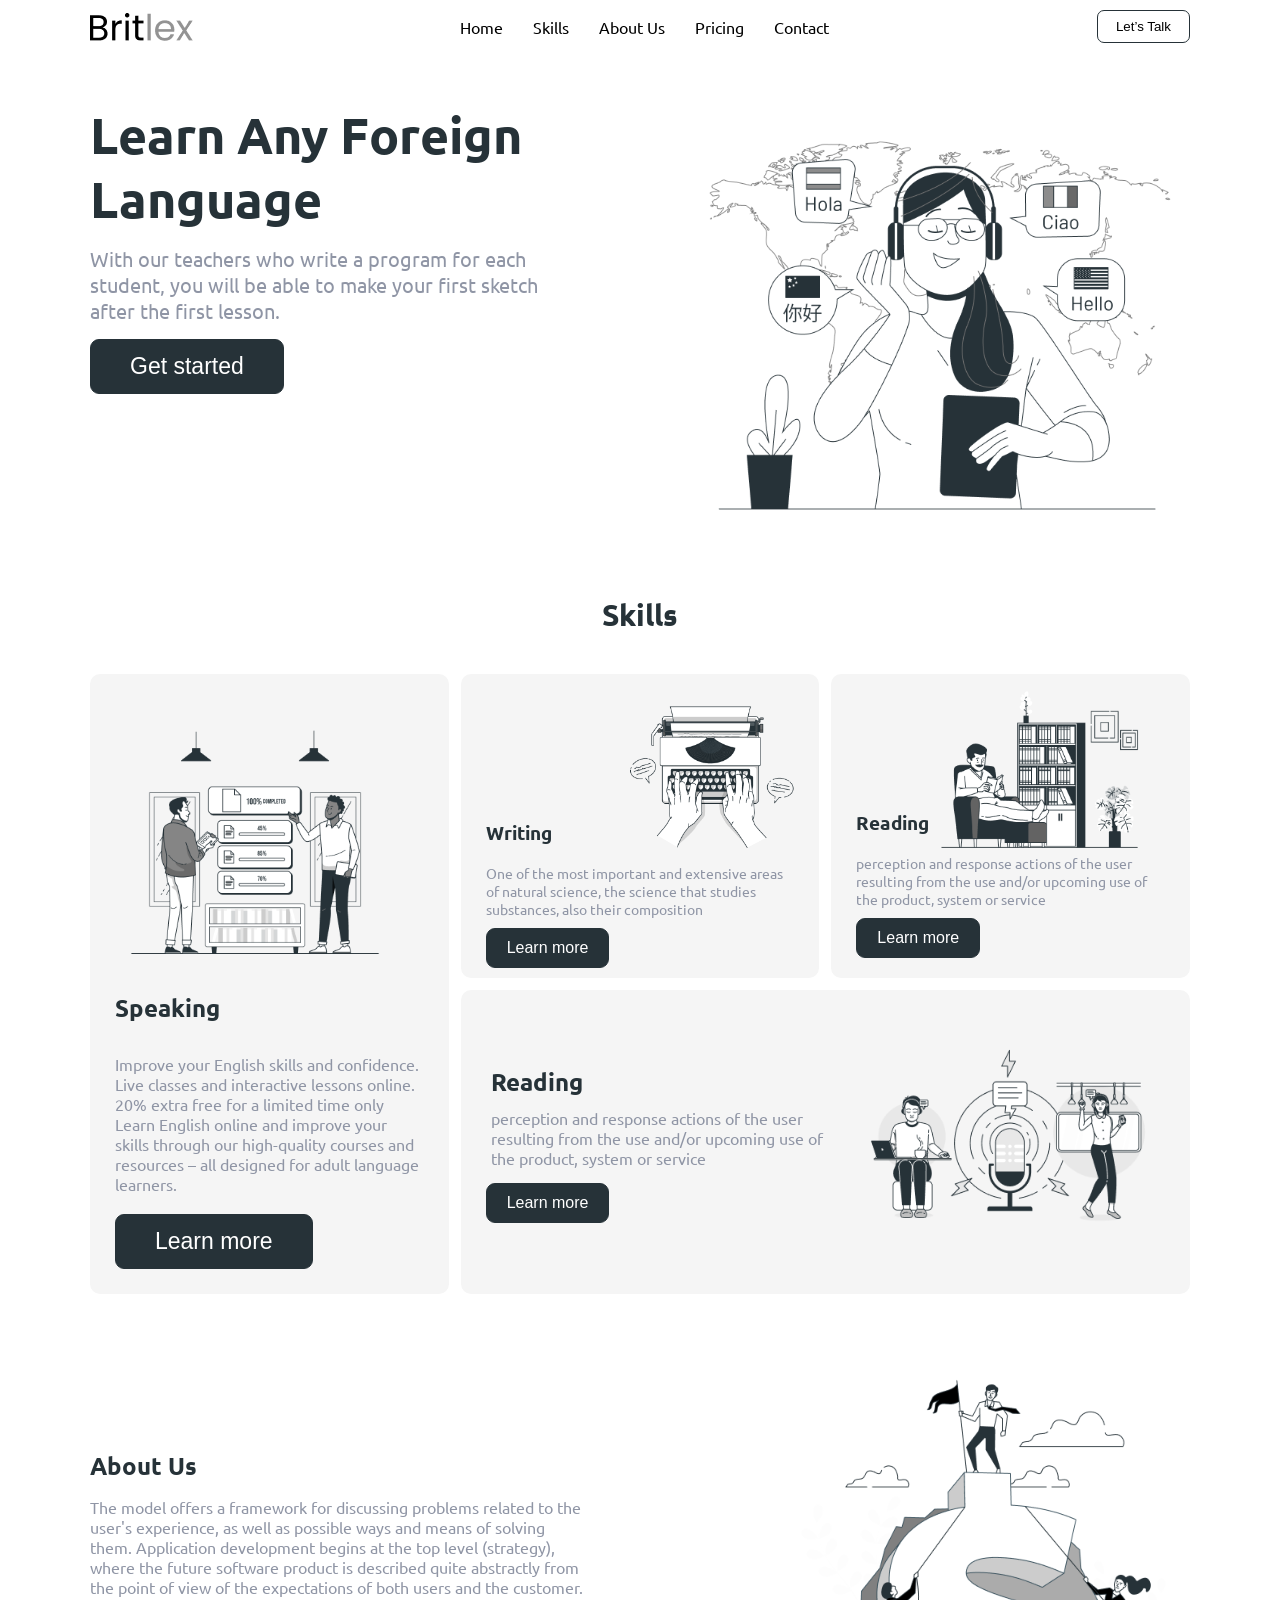
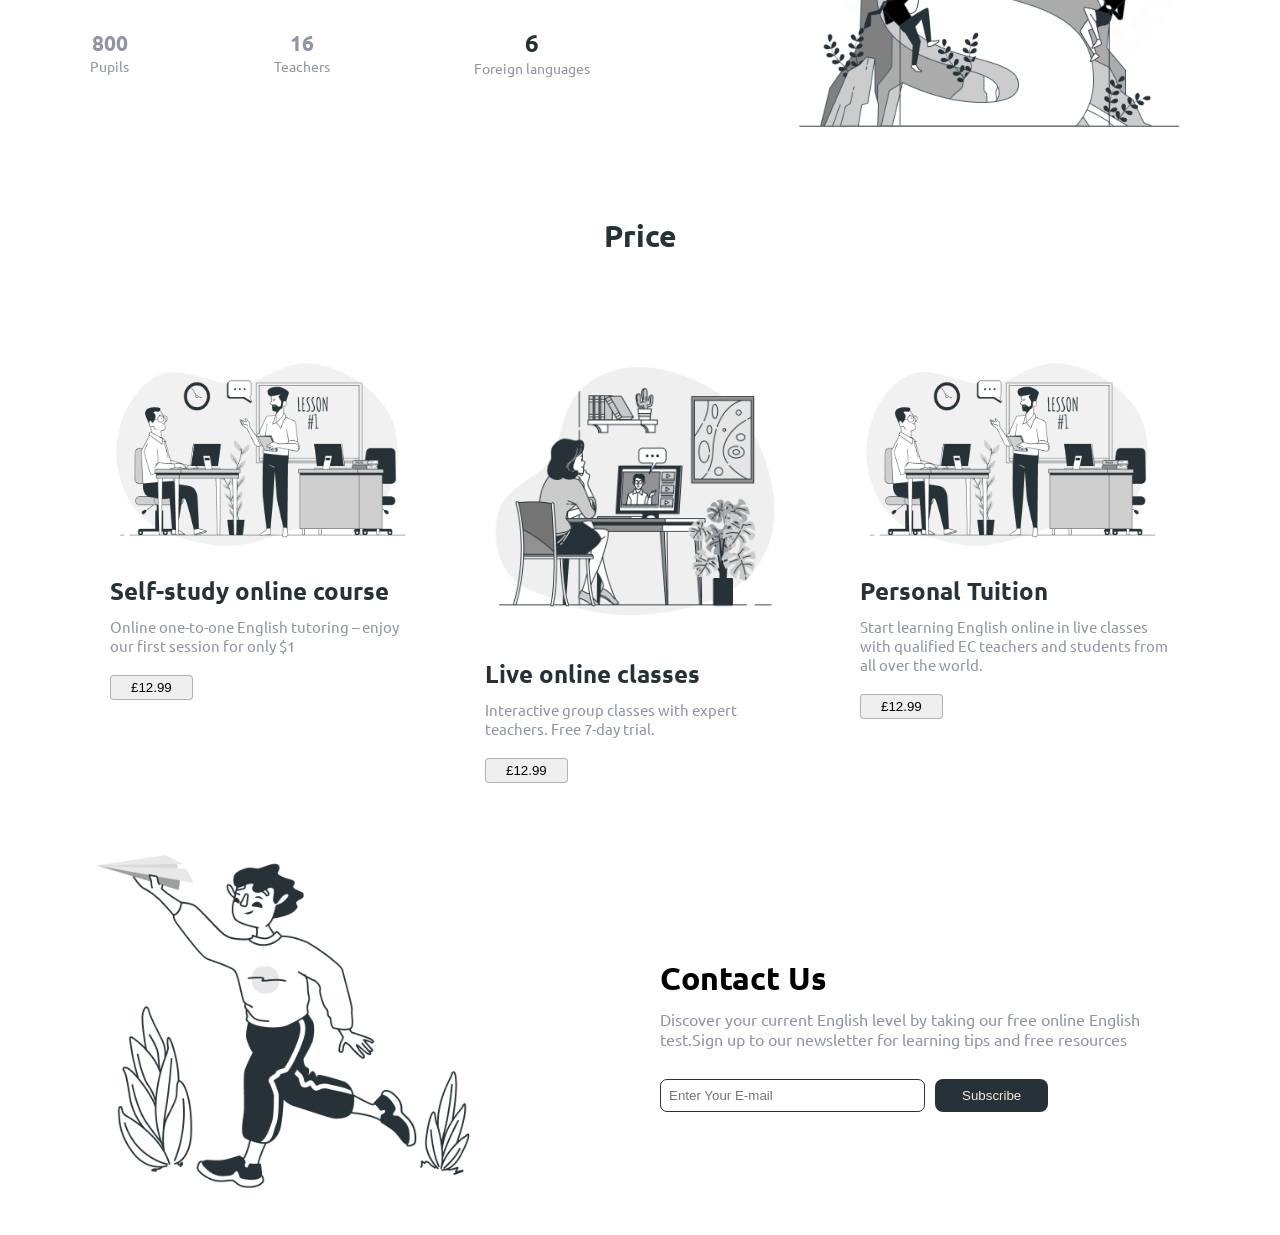
<file: bretlex/index.html>
<!DOCTYPE html>
<html lang="en">

<head>
  <meta charset="UTF-8">
  <meta name="viewport" content="width=device-width, initial-scale=1.0">
  <title>Britlex | project</title>
  <link rel="stylesheet" href="style.css">
</head>

<body>
  <!-- Navbar -->
  <nav class="navbar container">
    <img src="./img/Logo.png" alt="">
    <ul>
      <li>Home</li>
      <li>Skills</li>
      <li>About Us </li>
      <li>Pricing</li>
      <li>Contact</li>
    </ul>

    <button class="navBtn">Let’s Talk</button>
  </nav>
  <!-- Hero section -->

  <section class="hero container">
    <div class="leftHero">
      <h1>Learn
        Any Foreign
        Language</h1>
      <p>With our teachers who write a program for
        each student, you will be able to make your
        first sketch after the first lesson.</p>
      <button class="heroBtn">
        Get started
      </button>
    </div>
    <div class=" rightHero">
      <img src="./img/Learning languages-bro 1.png" alt="">
    </div>
  </section>
  <div class="titleDiv">

    <h1 class="title container">Skills</h1>
  </div>
  <!-- Skills -->
  <section class="skills container">
    <div class="parent">
      <div class="div1">
        <div class="topSkill">
          <img src="./img/Shared goals-bro 1.png" alt="">
        </div>
        <div class="rightSkills">
          <h2>Speaking</h2>
          <p>Improve your English skills and confidence.
            Live classes and interactive lessons online.
            20% extra free for a limited time only

            Learn English online and improve your
            skills through our high-quality courses
            and resources – all designed for adult language learners.</p>
          <button class="heroBtn">Learn more</button>
        </div>
      </div>
      <div class="div2">
        <div class="writeSkill"><img src="./img/Typewriter-bro 1.png" alt=""></div>
        <div class="writeText">
          <h2 class="titleWrite">Writing</h2>
          <p class="poragWrite">One of the most important and extensive
            areas of natural science, the science that
            studies substances, also their composition </p>
          <button class="btnWrite">Learn more</button>
        </div>
      </div>
      <div class="div3">
        <div class="bookSkill">
          <img src="./img/House bookshelves-bro 1.png" alt="">
        </div>
        <div class="bookText">
          <h2 class="titleWrite">Reading</h2>
          <p class="poragWrite">perception and response actions of the user
            resulting from the use and/or upcoming use
            of the product, system or service</p>
          <button class="btnWrite">Learn more</button>
        </div>
      </div>
      <div class="div5 ">
        <div class="audoSkils">
          <img src="./img/Podcast audience-bro 1.png" alt="">
        </div>
        <div class="audioSkills">
          <h2 class="titleWrite">Reading</h2>
          <p class="poragWrite">perception and response actions of the user
            resulting from the use and/or upcoming use
            of the product, system or service</p>
          <button class="audioBtn">Learn more</button>
        </div>
      </div>

  </section>

  <!-- About -->
  <section class="about container">
    <div class="leftAbout">
      <div>
        <h1>About Us</h1>
        <p>The model offers a framework for discussing problems related to the user's experience, as well as possible
          ways and means of solving them. Application development begins at the top level (strategy), where the future
          software product is described quite abstractly from the point of view of the expectations of both users and
          the customer.
        <div class="count">
          <div class="peoples">
            <h2>800</h2>
            <p>Pupils</p>
          </div>
          <div class="Teachers">
            <h2>16</h2>
            <p>Teachers</p>
          </div>
          <div class="lang">
             <h2>6</h2>
            <p>Foreign languages</p>
          </div>
        </div>
        </p>
      </div>
    </div>
    <div class="rightAbout">
      <img src="./img/Business competition-bro 1.png" alt="">
    </div>
  </section>
 <div class="titleDiv">

    <h1 class="title container">Price</h1>
  </div>
  <!-- Pricing -->
   <section class="price container">

    <div class="card1">
      <div>
        <img src="./img/Lesson-bro 1.png" alt="">
      </div>
      <div class="priceText">
          <h2>Self-study online course</h2>
          <p>Online one-to-one English tutoring – enjoy
our first session for only $1</p>
          <button class="priceBtn"> £12.99</button>
      </div>
    </div>

    <div class="card1">
      <div>
        <img src="./img/Webinar-bro 2.png" alt="">
      </div>
      <div class="priceText">
          <h2>Live online classes</h2>
          <p>Interactive group classes with expert
teachers. Free 7-day trial.</p>
          <button class="priceBtn"> £12.99</button>
      </div>
    </div>
    <div class="card1">
      <div>
        <img src="./img/Lesson-bro 1.png" alt="">
      </div>
      <div class="priceText">
          <h2>Personal Tuition</h2>
          <p>Start learning English online in live classes
with qualified EC teachers and students
from all over the world.</p>
          <button class="priceBtn"> £12.99</button>
      </div>
    </div>

   </section>
   <!-- Contact -->
    <div class="contact container">
      <img src="./img/contect.png" alt="">
      <div class="contactTxt">
        <h1>Contact Us</h1>
        <p>
          Discover your current English level by taking our free online English test.Sign up to our newsletter for learning tips and free resources
        </p>
        <div class="inp">
          <input type="text"  placeholder="Enter Your E-mail"><button class="subBtn">Subscribe</button>
        </div>
      </div>
    </div>
</body>

</html>
</file>
<file: bretlex/style.css>
@import url("https://fonts.googleapis.com/css2?family=Ubuntu:ital,wght@0,300;0,400;0,500;0,700;1,300;1,400;1,500;1,700&display=swap");

:root {
  --btn-color: #263238;
  --text-color: #8f95a5;
  --btn-hover: #f3ebdf;
  --navLink-hover: #967851;
  --grid-card-bg: #f5f5f5;
  --price-btn-hover: #efefef;
}
* {
  margin: 0;
  padding: 0;
  box-sizing: border-box;
}

body {
  font-family: "Ubuntu", sans-serif;
}

.container {
  max-width: 1100px;
  margin: 0 auto;
}

.navbar {
  display: flex;
  align-items: center;
  justify-content: space-between;
  padding: 10px 0;
}
ul {
  display: flex;
  gap: 30px;
}
ul li {
  list-style: none;
  transition: all 0.3s ease-in-out;
}
ul li:hover {
  color: var(--navLink-hover);
  cursor: pointer;
}
.navBtn {
  background-color: transparent;
  padding: 8px 18px;
  border-radius: 7px;
  transition: 0.3s ease;
  border: 1px solid var(--btn-color);
}
.navBtn:hover {
  background-color: var(--btn-hover);
  cursor: pointer;
  border: 1px solid var(--navLink-hover);
}

.hero {
  display: flex;
  justify-content: space-between;
  align-items: start;
}
.leftHero {
  padding: 15px 0;
  margin-top: 20px;
  width: 450px;
}

.leftHero h1 {
  font-size: 50px;
  color: var(--btn-color);
  padding: 15px 0;
}

.leftHero p {
  font-size: 20px;
  color: var(--text-color);
  padding-bottom: 15px;
}

.heroBtn {
  background-color: var(--btn-color);
  padding: 13px 39px;
  font-size: 23px;
  color: white;
  border: 1px solid var(--btn-color);
  border-radius: 9px;
  transition: 0.4s ease-in-out;
}
.heroBtn:hover {
  background-color: var(--navLink-hover);
  cursor: pointer;
  border: 1px solid var(--navLink-hover);
}
.rightHero img {
  width: 500px;
}

/* Skills section */

.parent {
  display: grid;
  grid-template-columns: repeat(3, 1fr);
  grid-template-rows: repeat(6, 1fr);
  gap: 12px;
}

.div1 {
  grid-row: span 6 / span 6;
  background-color: var(--grid-card-bg);
  padding: 25px;
  border-radius: 10px;
}
.div1 .topSkill img {
  width: 280px;
}
.div1 .rightSkills h2 {
  padding: 10px 0;
  color: var(--btn-color);
}
.div1 .rightSkills p {
  color: var(--text-color);
  padding: 20px 0;
}
.div2 {
  position: relative;
  grid-row: span 3 / span 3;
  background-color: var(--grid-card-bg);
  padding: 25px;
  border-radius: 10px;
}
.div2 .writeSkill img {
  width: 180px;
  position: absolute;
  right: 18px;
  top: 10px;
}
.div2 .writeText {
  position: absolute;
  bottom: 10px;
}
.div2 .writeText .titleWrite {
  color: var(--btn-color);
  font-size: 19px;
  padding: 8px 0;
}
.div2 .writeText .poragWrite {
  font-size: 14px;
  padding: 10px 0;
  color: var(--text-color);
  width: 300px;
}
.div2 .writeText .btnWrite {
  background-color: var(--btn-color);
  padding: 10px 20px;
  font-size: 16px;
  color: white;
  border: 1px solid var(--btn-color);
  border-radius: 9px;
  transition: 0.4s ease-in-out;
}
.div3 {
  grid-row: span 3 / span 3;
  background-color: var(--grid-card-bg);
  padding: 25px;
  position: relative;
  border-radius: 10px;
}
.div3 .bookSkill img {
  width: 260px;
  position: absolute;
  right: 18px;
  top: 10px;
}
.div3 .bookText {
  position: absolute;
  bottom: 20px;
}
.div3 .bookText .titleWrite {
  color: var(--btn-color);
  font-size: 19px;
  padding: 8px 0;
}
.div3 .bookText .poragWrite {
  font-size: 14px;
  padding: 10px 0;
  color: var(--text-color);
  width: 300px;
}
.div3 .bookText .btnWrite {
  background-color: var(--btn-color);
  padding: 10px 20px;
  font-size: 16px;
  color: white;
  border: 1px solid var(--btn-color);
  border-radius: 9px;
  transition: 0.4s ease-in-out;
}

.div5 {
  grid-column: span 2 / span 2;
  background-color: var(--grid-card-bg);
  grid-row: span 3 / span 3;
  grid-column-start: 2;
  grid-row-start: 4;
  padding: 25px;
  position: relative;
  display: flex;
  flex-direction: row-reverse;
  justify-content: space-between;
  align-items: center;
  border-radius: 10px;
}

.div5 .audoSkils img {
  width: 310px;
}
.div5 .audioSkills .titleWrite {
  color: var(--btn-color);
  font-size: 24px;
  padding: 5px;
}
.div5 .audioSkills .poragWrite {
  color: var(--text-color);
  padding: 5px;
}
.div5 .audioSkills {
  width: 450px;
}

.div5 .audioSkills .audioBtn {
  background-color: var(--btn-color);
  padding: 10px 20px;
  font-size: 16px;
  color: white;
  border: 1px solid var(--btn-color);
  border-radius: 9px;
  transition: 0.4s ease-in-out;
  margin-top: 10px;
}
.titleDiv {
  width: 100%;
  display: flex;
  justify-content: center;
  padding: 40px;
}
.title {
  font-size: 30px;
  color: var(--btn-color);
}

/* About section */

.about {
  display: flex;
  justify-content: space-between;
  align-items: center;
  margin-top: 40px;
  padding: 20px 0;
}
.leftAbout {
  width: 500px;
}
.leftAbout p {
  color: var(--text-color);
}
.leftAbout h1 {
  color: var(--btn-color);
  padding: 15px 0;
}
.leftAbout .count {
  display: flex;
  justify-content: space-between;
  align-items: center;
  margin-top: 30px;
}
.peoples,
.Teachers,
.lang {
  text-align: center;
}
.peoples,
.Teachers,
.lang h2 {
  color: var(--btn-color);
}
.peoples,
.Teachers,
.lang p {
  font-size: 14px;
  color: var(--text-color);
}
.rightAbout img {
  width: 400px;
}

/* Price section */
.price {
  display: flex;
  justify-content: space-between;
  padding: 30px 0;
}
.card1 {
  width: 350px;
  padding: 20px;
  border-radius: 10px;
  height: 480px;
}

.card1 div img {
  width: 300px;
}
.card1 .priceText h2 {
  color: var(--btn-color);
  padding: 10px 0;
}
.card1 .priceText p {
  color: var(--text-color);
  font-size: 15px;
}
.priceBtn {
  background-color: var(--price-btn-hover);
  padding: 4px 20px;
  border: 1px solid rgba(128, 128, 128, 0.548);
  border-radius: 4px;
  margin-top: 20px;
}

/* Contact */
.contact {
  display: flex;
  justify-content: space-between;
  align-items: center;
  padding: 20px 0;
}
.contact img{
width: 400px;
}
.contactTxt {
  width: 530px;
}
.contactTxt h1 {
  font-size: 32px;
}
.contactTxt p {
  color: var(--text-color);
  padding: 10px 0;
}

.contactTxt .inp {
  display: flex;
  gap: 10px;
  margin-top: 20px;
}
.contactTxt .inp input {
  border: 1px solid var(--btn-color);
  padding: 8px;
  border-radius: 7px;
  width: 50%;
}

.subBtn {
  background-color: var(--btn-color);
  color: var(--btn-hover);
  padding: 9px 27px;
  border: none;
  border-radius: 8px;
}
</file>
